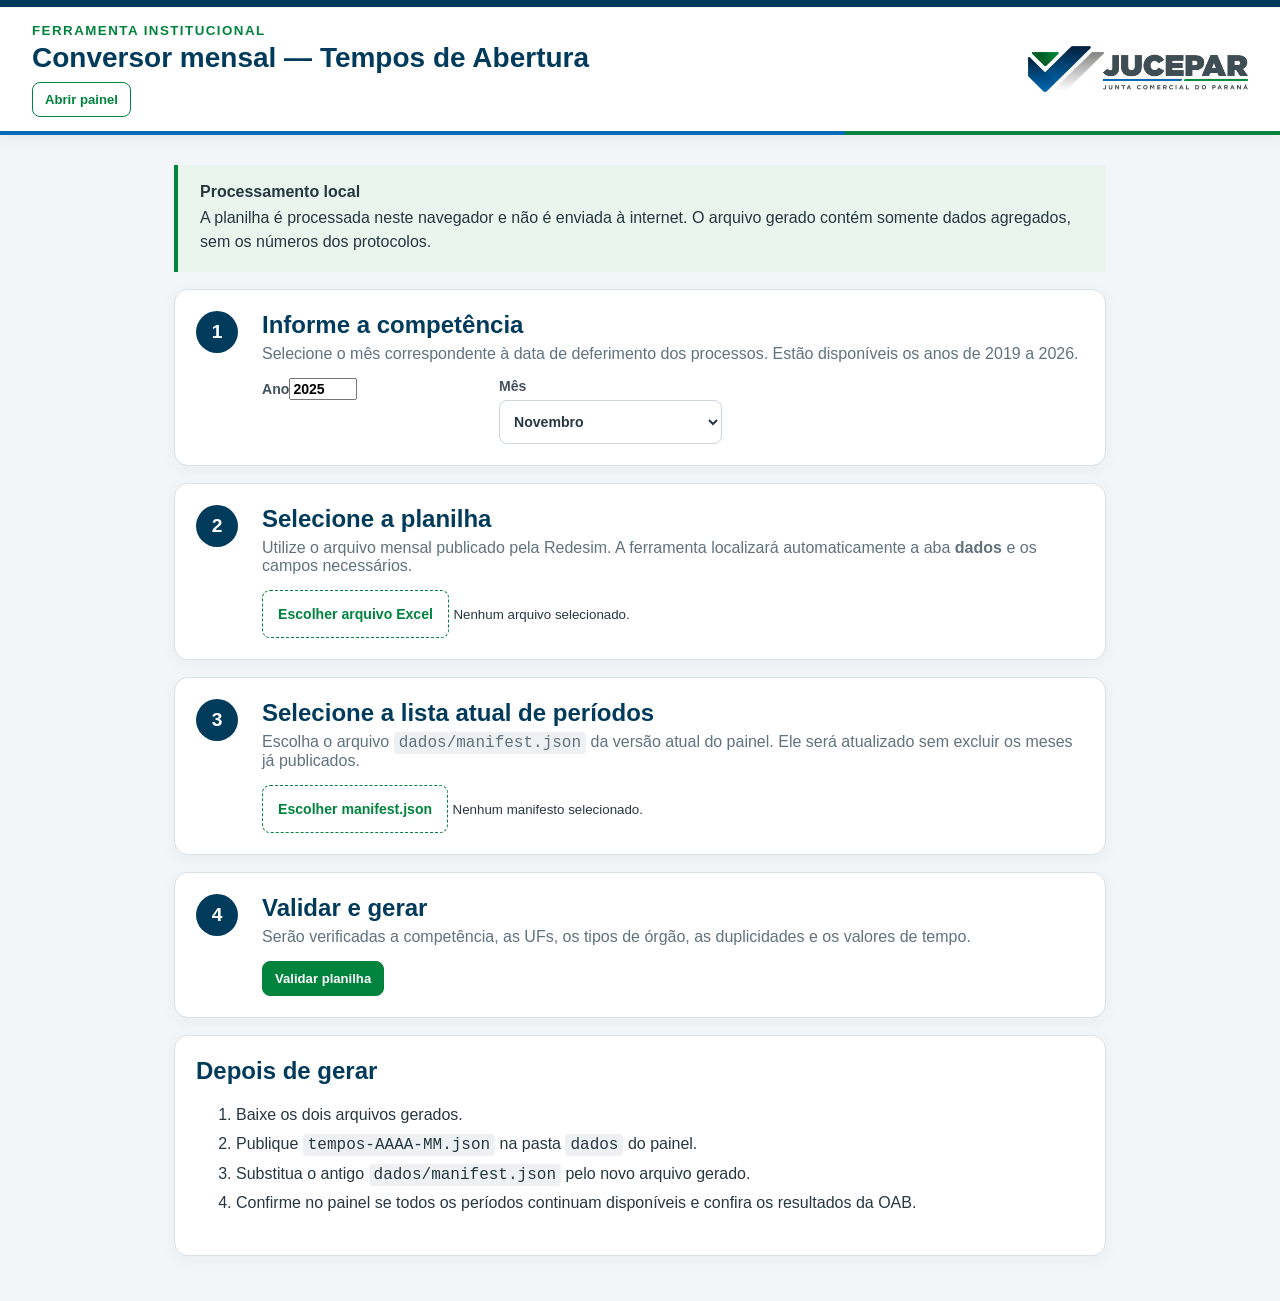
<file: conversor.html>
<!doctype html>
<html lang="pt-BR">
<head>
  <meta charset="utf-8">
  <meta name="viewport" content="width=device-width,initial-scale=1">
  <meta name="description" content="Conversor mensal do Painel de Tempos de Abertura de Empresas">
  <title>Conversor mensal — Tempos de Abertura</title>
  <link rel="stylesheet" href="estilos.css?v=2.2">
</head>
<body>
  <header class="topo">
    <div class="topo-interno">
      <div class="topo-titulo">
        <small>Ferramenta institucional</small>
        <h1>Conversor mensal — Tempos de Abertura</h1>
      </div>
      <div class="topo-marcas" aria-label="Identidade institucional">
        <img class="logo-jucepar" src="imagens/jucepar-logo-horizontal.png" alt="Jucepar — Junta Comercial do Paraná">
      </div>
      <div class="topo-acoes">
        <a class="botao" href="index.html">Abrir painel</a>
      </div>
    </div>
  </header>
  <main class="conversor">
    <section class="aviso"><strong>Processamento local</strong><p>A planilha é processada neste navegador e não é enviada à internet. O arquivo gerado contém somente dados agregados, sem os números dos protocolos.</p></section>
    <section class="caixa passo"><span>1</span><div><h2>Informe a competência</h2><p>Selecione o mês correspondente à data de deferimento dos processos. Estão disponíveis os anos de 2019 a 2026.</p><div class="linha-campos"><label>Ano<input id="conv-ano" type="number" min="2019" max="2026" value="2025"></label><label>Mês<select id="conv-mes"></select></label></div></div></section>
    <section class="caixa passo"><span>2</span><div><h2>Selecione a planilha</h2><p>Utilize o arquivo mensal publicado pela Redesim. A ferramenta localizará automaticamente a aba <b>dados</b> e os campos necessários.</p><label class="arquivo">Escolher arquivo Excel<input id="conv-arquivo" type="file" accept=".xlsx,.xls"></label> <small id="arquivo-nome">Nenhum arquivo selecionado.</small></div></section>
    <section class="caixa passo"><span>3</span><div><h2>Selecione a lista atual de períodos</h2><p>Escolha o arquivo <code>dados/manifest.json</code> da versão atual do painel. Ele será atualizado sem excluir os meses já publicados.</p><label class="arquivo">Escolher manifest.json<input id="conv-manifesto" type="file" accept=".json,application/json"></label> <small id="manifesto-nome">Nenhum manifesto selecionado.</small></div></section>
    <section class="caixa passo"><span>4</span><div><h2>Validar e gerar</h2><p>Serão verificadas a competência, as UFs, os tipos de órgão, as duplicidades e os valores de tempo.</p><button id="conv-gerar" class="botao principal" type="button">Validar planilha</button><div id="conv-resultado" class="resultado oculto"></div></div></section>
    <section class="caixa"><h2>Depois de gerar</h2><ol><li>Baixe os dois arquivos gerados.</li><li>Publique <code>tempos-AAAA-MM.json</code> na pasta <code>dados</code> do painel.</li><li>Substitua o antigo <code>dados/manifest.json</code> pelo novo arquivo gerado.</li><li>Confirme no painel se todos os períodos continuam disponíveis e confira os resultados da OAB.</li></ol></section>
  </main>
  <script src="vendor/xlsx.full.min.js"></script>
  <script src="conversor.js"></script>
</body>
</html>
</file>
<file: estilos.css>
:root{
  --azul:#003b5c;--azul2:#006bb6;--verde:#00843d;--verde2:#16a05a;
  --texto:#263740;--muted:#60727d;--linha:#d8e1e6;--fundo:#f3f6f8;--branco:#fff;
  --oab:#8f1d2c;--sombra:0 4px 16px #1f372b0b
}
*{box-sizing:border-box}
html{scroll-behavior:smooth}
body{margin:0;background:var(--fundo);color:var(--texto);font-family:"Segoe UI",Arial,sans-serif;font-size:16px}
button,input,select{font:inherit}.oculto{display:none!important}
.topo{position:relative;background:#fff;border-top:7px solid var(--azul);border-bottom:4px solid var(--azul2);box-shadow:0 3px 12px #15364712}
.topo:after{content:"";position:absolute;right:0;bottom:-4px;width:34%;height:4px;background:var(--verde)}
.topo-interno{max-width:1440px;margin:auto;padding:14px 32px;display:grid;grid-template-columns:minmax(320px,1fr) auto;grid-template-areas:"titulo marcas" "acoes marcas";align-items:center;gap:8px 24px}
.topo-titulo{grid-area:titulo}
.topo-marcas{grid-area:marcas;display:flex;align-items:center;justify-content:flex-end;gap:18px}
.topo-marcas img{display:block;padding:0;border:0;object-fit:contain;object-position:center}
.topo-marcas .logo-jucepar{width:220px;height:58px}
.topo-marcas .logo-seic{width:150px;height:58px}
.topo-acoes {
  grid-area: acoes;
  display: flex;
  align-items: center;
  justify-content: flex-start;
  gap: 7px;
}

.botao-topo {
  border: 1px solid #b9cbd5;
  background: #fff;
  color: var(--azul);
  text-decoration: none;
  cursor: pointer;
}

.botao-topo.botao-icone {
  width: 34px;
  height: 34px;
  padding: 0;
  border-radius: 50%;
  display: inline-grid;
  place-items: center;
  font-size: 1.05rem;
  line-height: 1;
}

.botao-topo:hover {
  background: #eef8f1;
}

html:fullscreen {
  overflow: auto;
  background: var(--fundo);
}

html:fullscreen .pagina,
html:fullscreen .topo-interno,
html:fullscreen .rodape {
  max-width: 1600px;
}
.topo small,.cabecalho-caixa small,.metodologia small{color:var(--verde);font-weight:800;text-transform:uppercase;letter-spacing:.11em}
.topo h1{margin:3px 0 0;color:var(--azul);font-size:1.75rem}
.topo-interno>span{margin-left:auto;border:1px solid #b9cbd5;border-radius:99px;padding:8px 13px;color:var(--azul);font-weight:700;font-size:.9rem}
.pagina{max-width:1440px;margin:auto;padding:29px 32px 20px}
.apresentacao{display:flex;justify-content:space-between;gap:30px;margin-bottom:21px}
.apresentacao b{color:var(--verde);text-transform:uppercase;letter-spacing:.1em;font-size:.75rem}
.apresentacao h2{margin:5px 0 7px;font-size:2.25rem;line-height:1.15}
.apresentacao p,.titulo-secao p{margin:0;color:var(--muted)}
.apresentacao aside{border-left:3px solid var(--verde);padding-left:15px;display:grid;align-content:center;min-width:210px}
.apresentacao aside small{color:var(--muted);font-size:.8rem}.apresentacao aside strong{font-size:1.05rem;color:var(--azul)}
.competencia-atual{display:inline-flex;width:max-content;margin-bottom:8px;border:1px solid #b9cbd5;border-radius:99px;padding:5px 10px;background:#fff;color:var(--azul);font-size:.76rem;font-weight:800;white-space:nowrap}
.caixa,.indicador{background:#fff;border:1px solid var(--linha);border-radius:14px;box-shadow:var(--sombra)}
.caixa{padding:21px;margin-bottom:17px}
.titulo-secao,.cabecalho-caixa{display:flex;justify-content:space-between;align-items:center;gap:18px}
.titulo-secao h3,.cabecalho-caixa h3,.metodologia h3{margin:0;color:var(--azul)}
.titulo-secao p{font-size:.85rem;margin-top:4px}.cabecalho-caixa{margin-bottom:18px}
.cabecalho-caixa>span{font-size:.78rem;color:var(--muted);background:#f0f4f2;padding:7px 10px;border-radius:99px;text-align:center}
.botao-link{border:0;background:none;color:var(--verde);font-weight:700;cursor:pointer;padding:8px}
.acoes-filtros{display:flex;align-items:center;justify-content:flex-end;gap:10px;flex-wrap:wrap}
.grade-filtros{display:grid;grid-template-columns:repeat(4,1fr);gap:13px;margin-top:16px}
label{font-size:.88rem;font-weight:700;color:#43515e}select{width:100%;margin-top:6px;height:44px;border:1px solid #cdd6dc;border-radius:8px;background:#fff;padding:0 10px;color:var(--texto)}
select:focus,button:focus-visible{outline:3px solid #61a9d466;outline-offset:2px}select:disabled{background:#eef2f4;color:#8b969d}
.aviso-periodos{margin:-2px 0 14px;padding:13px 17px;border:1px solid #dfcf9b;border-left:5px solid #c28a00;border-radius:10px;background:#fffaf0;color:#5b4a1f;font-size:.82rem;line-height:1.45}.aviso-periodos strong{color:#6b510d}.aviso-periodos ul{margin:5px 0 0;padding-left:19px}.aviso-periodos li+li{margin-top:3px}
.recorte{display:flex;align-items:center;justify-content:space-between;gap:16px;padding:15px 18px;margin-bottom:14px;border:1px solid #d7e3da;border-radius:12px;background:linear-gradient(120deg,#f1f8f3,#fff)}
.recorte strong{color:var(--azul);font-size:1.05rem}.recorte span{color:var(--muted);font-size:.87rem}.recorte.oab{border-left:5px solid var(--oab)}
.indicadores{display:grid;grid-template-columns:repeat(4,1fr);gap:11px;margin-bottom:17px}
.indicador{padding:17px;min-height:142px;display:flex;flex-direction:column}
.indicador span{font-size:.8rem;font-weight:700;color:#52606d}.indicador strong{margin:12px 0 7px;color:var(--azul);font-size:1.9rem;line-height:1.05}.indicador small{margin-top:auto;color:#7a8792;font-size:.76rem;line-height:1.35}
.indicador.principal{background:linear-gradient(145deg,#003b5c,#00669b);border:0}.indicador.principal>*{color:#fff}
.indicador.oab{border-top:4px solid var(--oab)}
.evolucao-anual{overflow:hidden}.evolucao-controles{display:flex;gap:8px;flex-wrap:wrap;margin-bottom:14px}.evolucao-controles button{border:1px solid #c9d7de;border-radius:99px;background:#fff;color:var(--azul);padding:7px 11px;font-size:.78rem;font-weight:700;cursor:pointer}.evolucao-controles button:hover{background:#eef6f9}.evolucao-controles button.ativo{border-color:var(--azul2);background:var(--azul);color:#fff}.grafico-linha{min-height:300px;border:1px solid #e1e8eb;border-radius:12px;background:linear-gradient(180deg,#fff,#fbfdfd);padding:10px}.grafico-linha svg{display:block;width:100%;height:auto;min-height:275px}.grafico-linha .grade{stroke:#dfe7ea;stroke-width:1}.grafico-linha .eixo{stroke:#90a2ac;stroke-width:1}.grafico-linha .serie{fill:none;stroke:var(--azul2);stroke-width:3;stroke-linecap:round;stroke-linejoin:round}.grafico-linha .ponto{fill:var(--verde);stroke:#fff;stroke-width:2}.grafico-linha .rotulo-eixo{fill:#687984;font-size:12px}.grafico-linha .rotulo-valor{fill:var(--azul);font-size:12px;font-weight:700}.grafico-linha .mes-ausente{fill:#9aa6ad;font-size:11px}.grafico-linha .estado-vazio{min-height:275px;display:grid;place-items:center}.carregando-grafico{min-height:275px;display:grid;place-items:center;color:var(--muted)}
.duas-colunas{display:grid;grid-template-columns:1fr 1fr;gap:17px}
.barras{display:grid;gap:16px}.barra p{display:flex;justify-content:space-between;gap:12px;margin:0 0 6px;font-size:.86rem}.barra p b{color:var(--azul)}
.barra>div{height:12px;background:#edf1f2;border-radius:99px;overflow:hidden}.barra i{display:block;height:100%;min-width:2px;background:linear-gradient(90deg,var(--azul2),var(--verde));border-radius:99px}
.ranking{display:grid;grid-template-columns:repeat(5,minmax(0,1fr));gap:12px}.cartao-ranking{position:relative;min-width:0;padding:18px 14px;border:1px solid #dce6df;border-radius:13px;background:#fff}.cartao-ranking.posicao-1{border-color:#d1af45;background:#fffdf5}.cartao-ranking.selecionado{box-shadow:inset 0 0 0 2px var(--verde)}
.cartao-ranking>em{position:absolute;right:10px;top:8px;font-style:normal;font-size:.72rem;font-weight:800}.cartao-ranking h4{margin:0 30px 5px 0;color:var(--azul);font-size:.82rem;line-height:1.25;min-height:2.1em;overflow-wrap:anywhere}.cartao-ranking p{margin:0;color:var(--muted);font-size:.75rem}.cartao-ranking .numero{margin-top:8px;color:var(--verde)}.cartao-ranking .numero strong{font-size:1.25rem;display:block}.cartao-ranking .numero small{display:block;color:var(--muted);margin-top:2px}
.botao{border:1px solid var(--verde);color:var(--verde);background:#fff;border-radius:8px;padding:9px 12px;font-size:.82rem;font-weight:700;text-decoration:none;cursor:pointer}.botao:hover{background:#eef8f1}.botao:disabled{border-color:#b7c2c8;background:#eef2f4;color:#7e8b93;cursor:not-allowed}.botao.principal{background:var(--verde);color:#fff}.botao.principal:hover{background:#006f34}
.acoes-cabecalho{display:flex;align-items:center;justify-content:flex-end;gap:10px;flex-wrap:wrap}.acoes-cabecalho .botao{white-space:nowrap}
.tabela-wrap{overflow:auto;max-width:100%}table{width:100%;border-collapse:collapse;font-size:.83rem}th,td{padding:10px 12px;border-bottom:1px solid #e5eaed;text-align:right;white-space:nowrap}th{position:sticky;top:0;background:#f1f5f3;color:#596774;font-size:.7rem;text-transform:uppercase;z-index:1}th:first-child,td:first-child{text-align:left}tr.destaque td{background:#eef8f1;font-weight:700}tr.destaque-oab td{background:#fff3f5;color:#65131f;font-weight:700}tbody tr:hover td{background:#f7faf8}
.nota{margin:12px 0 0;color:var(--muted);font-size:.78rem}.metodologia p{color:var(--muted);line-height:1.55;margin:12px 0 0;max-width:1100px}
.rodape{max-width:1440px;margin:auto;padding:5px 32px 35px;display:flex;justify-content:space-between;gap:20px;color:#73808a;font-size:.78rem}.rodape a{color:var(--azul2)}
.estado-vazio{padding:26px;text-align:center;color:var(--muted)}.indicadores>.estado-vazio{grid-column:1/-1}.estado-vazio-principal{display:grid;gap:8px;justify-items:center;background:#fff;border:1px solid var(--linha);border-left:5px solid var(--oab);border-radius:14px;box-shadow:var(--sombra)}.estado-vazio-principal strong{color:var(--azul);font-size:1.05rem}.estado-vazio-principal span{max-width:720px;line-height:1.45}.tabela-wrap td>.estado-vazio{white-space:normal}
.conversor{max-width:980px;margin:auto;padding:30px 24px}.aviso{padding:18px 22px;margin-bottom:17px;border-left:4px solid var(--verde);background:#eaf5ee}.aviso p{margin:5px 0 0;line-height:1.5}.passo{display:grid;grid-template-columns:48px 1fr;gap:18px}.passo>span{width:42px;height:42px;border-radius:50%;display:grid;place-items:center;background:var(--azul);color:#fff;font-size:1.2rem;font-weight:800}.passo h2,.conversor .caixa>h2{margin:0 0 6px;color:var(--azul)}.passo p{margin:0 0 15px;color:var(--muted)}.linha-campos{display:grid;grid-template-columns:1fr 1fr;gap:14px;max-width:460px}.arquivo{display:inline-block;border:1px dashed var(--verde);padding:15px;border-radius:8px;color:var(--verde);cursor:pointer}.arquivo input{display:none}.resultado{margin-top:18px;padding:17px;border-radius:9px;background:#eff8f2}.resultado.erro{background:#fff0f0;color:#8a2222}.resultado h3{margin:0 0 10px}.resultado dl{display:grid;grid-template-columns:repeat(4,1fr);gap:10px}.resultado dt{font-size:.72rem;color:var(--muted)}.resultado dd{margin:2px 0 0;font-size:1.2rem;font-weight:800}.resultado .acoes{display:flex;gap:10px;flex-wrap:wrap;margin-top:14px}.conversor ol{line-height:1.8}code{background:#edf1f3;padding:2px 5px;border-radius:4px}
@media(max-width:1180px){.indicadores{grid-template-columns:repeat(3,1fr)}.ranking{grid-template-columns:repeat(3,1fr)}}
@media(max-width:800px){.topo-interno,.pagina{padding-left:18px;padding-right:18px}.topo-interno{grid-template-columns:1fr;grid-template-areas:"titulo" "acoes" "marcas";gap:10px}.topo-marcas,.topo-acoes{justify-content:flex-start}.topo-marcas .logo-jucepar{width:180px;height:48px}.topo-marcas .logo-seic{width:125px;height:48px}.apresentacao{flex-direction:column}.grade-filtros,.indicadores{grid-template-columns:repeat(2,1fr)}.ranking{grid-template-columns:repeat(2,1fr)}.duas-colunas{grid-template-columns:1fr}.recorte{align-items:flex-start;flex-direction:column}.cabecalho-caixa{align-items:flex-start;flex-direction:column}.acoes-cabecalho,.acoes-filtros{width:100%;justify-content:flex-start}.resultado dl{grid-template-columns:repeat(2,1fr)}.grafico-linha{padding:4px;overflow-x:auto}.grafico-linha svg{min-width:720px}.topo-acoes {
  width: 100%;
  margin-left: 0;
  justify-content: flex-start;
}}
@media(max-width:520px){.topo-marcas{gap:8px;flex-wrap:wrap}.topo-marcas .logo-jucepar{width:150px;height:42px}.topo-marcas .logo-seic{width:108px;height:42px}.topo h1{font-size:1.35rem}.apresentacao h2{font-size:1.75rem}.grade-filtros,.indicadores,.ranking{grid-template-columns:1fr}.caixa{padding:16px}.rodape{flex-direction:column;gap:6px}.linha-campos{grid-template-columns:1fr}.resultado dl{grid-template-columns:1fr}.passo{grid-template-columns:1fr}.passo>span{width:34px;height:34px;font-size:1rem}}


/* Comparação geográfica por regiões e múltiplas UFs */
.comparacao-controles {
  margin: -1px 0 18px;
  padding: 18px 22px;
  background: #f7fbf9;
  border: 1px solid #cfe2d8;
  border-radius: 0 0 14px 14px;
}
.comparacao-controles-topo {
  display: grid;
  grid-template-columns: 1fr minmax(220px, 320px);
  gap: 24px;
  align-items: end;
}
.comparacao-controles-topo > div {
  display: grid;
  gap: 4px;
}
.comparacao-controles-topo strong {
  color: #003b60;
  font-size: 1rem;
}
.comparacao-controles-topo span,
#comparacao-resumo {
  color: #547083;
  font-size: .86rem;
}
.comparacao-controles-topo label {
  color: #263f50;
  font-size: .82rem;
  font-weight: 700;
}
.comparacao-controles-topo select {
  display: block;
  width: 100%;
  margin-top: 6px;
  padding: 10px 12px;
  color: #18384e;
  background: #fff;
  border: 1px solid #b9ccd8;
  border-radius: 8px;
  font: inherit;
}
.comparacao-acoes {
  display: flex;
  flex-wrap: wrap;
  gap: 8px;
  align-items: center;
  margin: 16px 0 12px;
}
.comparacao-acoes #comparacao-resumo {
  margin-left: auto;
  font-weight: 700;
}
.comparacao-ufs {
  display: grid;
  grid-template-columns: repeat(14, minmax(42px, 1fr));
  gap: 7px;
}
.uf-chip {
  cursor: pointer;
}
.uf-chip input {
  position: absolute;
  opacity: 0;
  pointer-events: none;
}
.uf-chip span {
  display: grid;
  min-height: 36px;
  place-items: center;
  color: #315166;
  background: #fff;
  border: 1px solid #c6d7e1;
  border-radius: 8px;
  font-size: .78rem;
  font-weight: 800;
  transition: .15s ease;
}
.uf-chip input:checked + span {
  color: #fff;
  background: #006eaa;
  border-color: #006eaa;
  box-shadow: 0 3px 8px rgba(0, 77, 122, .18);
}
.uf-chip.pr input:checked + span {
  background: #008542;
  border-color: #008542;
}
.uf-chip:hover span,
.uf-chip input:focus-visible + span {
  border-color: #006eaa;
  transform: translateY(-1px);
}
.comparacao-geografica {
  margin-top: 18px;
}
.comparacao-barras {
  display: grid;
  grid-template-columns: repeat(2, minmax(0, 1fr));
  gap: 14px;
  margin-top: 18px;
}
.comparacao-painel {
  padding: 16px;
  background: #f8fafb;
  border: 1px solid #d8e3e9;
  border-radius: 12px;
}
.comparacao-painel h4,
.comparacao-evolucao h4 {
  margin: 0 0 14px;
  color: #003b60;
  font-size: 1rem;
}
.comparacao-barra-linha {
  display: grid;
  grid-template-columns: 30px minmax(80px, 1fr) 105px;
  gap: 9px;
  align-items: center;
  margin: 9px 0;
  font-size: .8rem;
}
.comparacao-barra-linha strong {
  color: #315166;
}
.comparacao-barra-linha.pr strong,
.comparacao-barra-linha.pr em {
  color: #008542;
  font-weight: 800;
}
.comparacao-barra-linha em {
  color: #315166;
  font-style: normal;
  text-align: right;
  white-space: nowrap;
}
.comparacao-trilho {
  height: 9px;
  overflow: hidden;
  background: #e6edf1;
  border-radius: 10px;
}
.comparacao-trilho span {
  display: block;
  height: 100%;
  border-radius: inherit;
}
.comparacao-evolucao {
  margin-top: 20px;
  padding-top: 18px;
  border-top: 1px solid #d8e3e9;
}
.comparacao-evolucao-topo {
  display: flex;
  gap: 20px;
  align-items: flex-start;
  justify-content: space-between;
}
.comparacao-evolucao-topo small {
  display: block;
  margin-bottom: 4px;
  color: #008542;
  font-weight: 800;
  letter-spacing: .08em;
  text-transform: uppercase;
}
.comparacao-legenda {
  display: flex;
  flex-wrap: wrap;
  gap: 8px 15px;
  margin: 5px 0 12px;
  color: #49697d;
  font-size: .78rem;
  font-weight: 700;
}
.comparacao-legenda span {
  display: inline-flex;
  gap: 6px;
  align-items: center;
}
.comparacao-legenda span.pr {
  color: #008542;
  font-weight: 900;
}
.comparacao-legenda i {
  width: 20px;
  height: 4px;
  border-radius: 4px;
}
#comparacao-linhas svg {
  display: block;
  width: 100%;
  min-width: 620px;
}
#comparacao-linhas {
  overflow-x: auto;
}
#comparacao-tabela {
  margin-top: 18px;
}
#comparacao-tabela .linha-pr td {
  color: #006f38;
  background: #eef8f2;
  font-weight: 700;
}
@media (max-width: 1050px) {
  .comparacao-ufs { grid-template-columns: repeat(9, minmax(42px, 1fr)); }
}
@media (max-width: 760px) {
  .comparacao-controles-topo,
  .comparacao-barras {
    grid-template-columns: 1fr;
  }
  .comparacao-ufs { grid-template-columns: repeat(6, minmax(42px, 1fr)); }
  .comparacao-acoes #comparacao-resumo { width: 100%; margin-left: 0; }
  .comparacao-evolucao-topo { display: block; }
  .comparacao-barra-linha { grid-template-columns: 28px minmax(65px, 1fr) 92px; }
}
@media (max-width: 460px) {
  .comparacao-ufs { grid-template-columns: repeat(4, minmax(42px, 1fr)); }
}


/* Posições nacionais dos indicadores */
.indicador-topo {
  display: flex;
  gap: 10px;
  align-items: flex-start;
  justify-content: space-between;
}
.indicador .ranking-nacional {
  max-width: 58%;
  color: var(--verde);
  font-size: .72rem;
  font-weight: 800;
  line-height: 1.25;
  text-align: right;
}
.indicador.principal .ranking-nacional {
  color: #d8f6e5;
}
.indicador.oab .ranking-nacional {
  color: var(--oab);
}
.comparacao-painel h4 {
  display: flex;
  gap: 12px;
  align-items: baseline;
  justify-content: space-between;
}
.comparacao-painel h4 small {
  color: #6b7f8b;
  font-size: .68rem;
  font-weight: 700;
  white-space: nowrap;
}
@media (max-width: 460px) {
  .indicador-topo {
    display: block;
  }
  .indicador .ranking-nacional {
    display: block;
    max-width: none;
    margin-top: 5px;
    text-align: left;
  }
}
</file>
